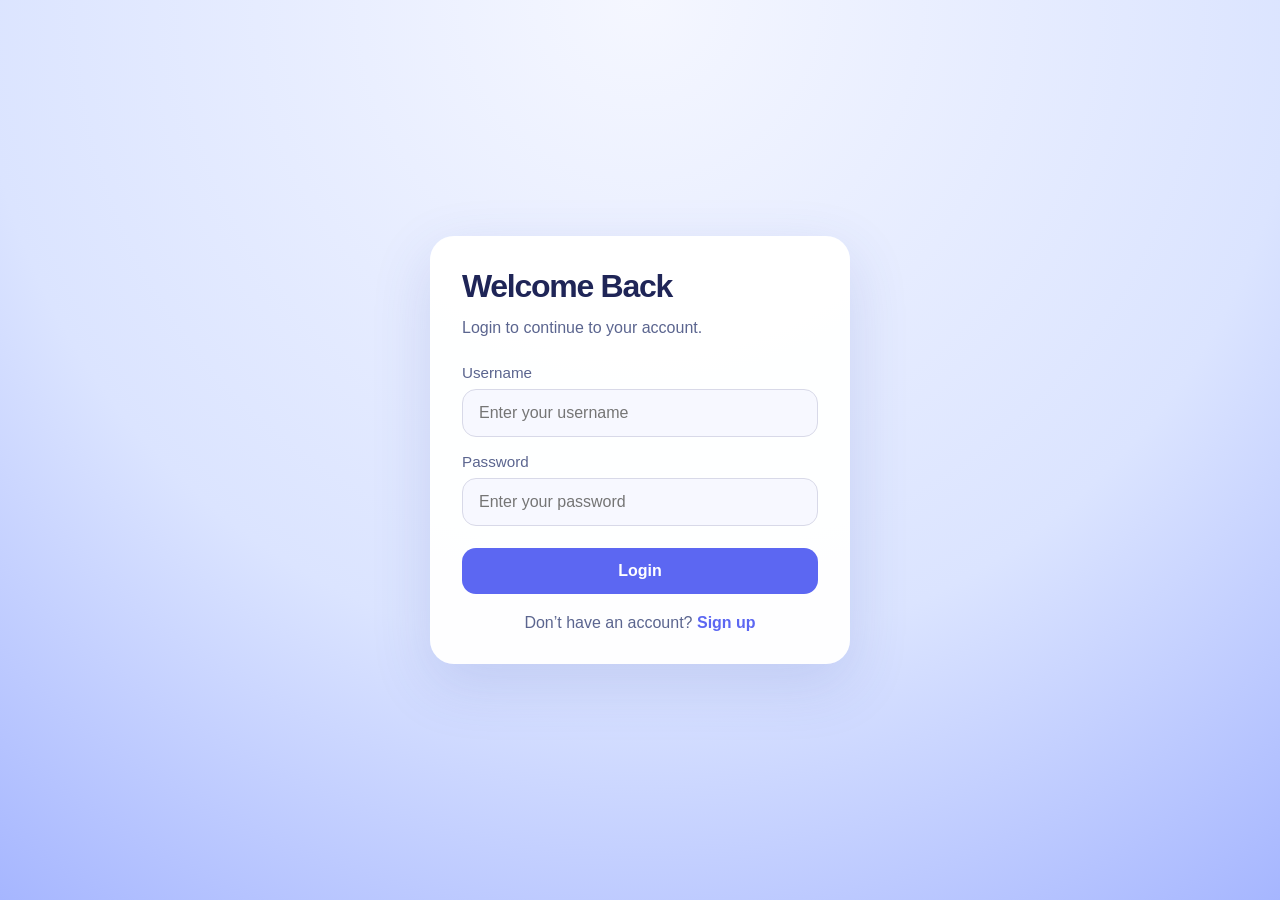
<file: lab-prac-js/index.html>
<!DOCTYPE html>
<html lang="en">
<head>
  <meta charset="UTF-8" />
  <meta name="viewport" content="width=device-width, initial-scale=1.0" />
  <title>Login</title>
  <link rel="stylesheet" href="style/style.css" />
</head>
<body>
  <div class="page-container">
    <div class="form-card">
      <div class="brand">
        <h1>Welcome Back</h1>
        <p>Login to continue to your account.</p>
      </div>

      <form class="auth-form" action="#" method="post">
        <label for="username">Username</label>
        <input type="text" id="username" name="username" placeholder="Enter your username" required />

        <label for="password">Password</label>
        <input type="password" id="password" name="password" placeholder="Enter your password" required />

        <button type="submit" class="primary-button">Login</button>
      </form>

      <p class="page-note">Don’t have an account? <a href="signup.html">Sign up</a></p>
    </div>
  </div>
</body>
</html>
  <script src="script/script.js"></script>
</body>
</html>
</file>
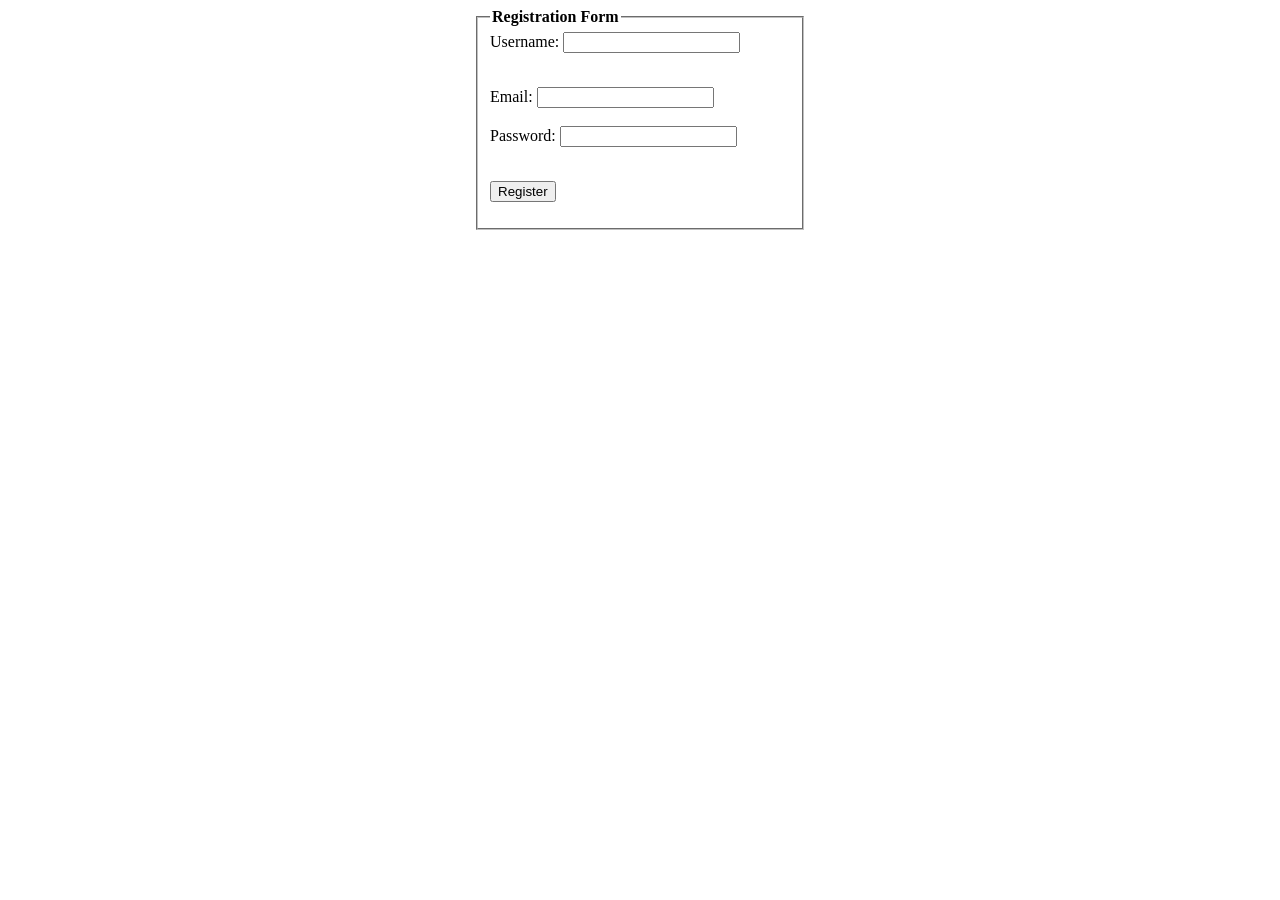
<file: lab-prac-js2/index.html>
<html>
    <head>
        <script src = "./script/script.js"> </script>
     <link rel="stylesheet" href="./style/style.css">

    </head>
    <title>Registration Form</title>

    <body>
        <fieldset>
            <legend>Registration Form</legend>
            <form id="registrationForm" onsubmit="return validateForm()">
                <label for="username">Username:</label>
                <input type="text" id="username" name="username" required><br><br>
                <p id ="usernameError" style="color: red;"></p>

                <label for="email">Email:</label>
                <input type="email" id="email" name="email" required><br><br>

                <label for="password">Password:</label>
                <input type="password" id="password" name="password" required><br><br>
                <p id ="passwordError" style="color: red;"></p>

                <input type="submit" value="Register">
            </form>
        </fieldset>
        <p id="total" style="color: blue;"></p>
    </body>

</html>
</file>
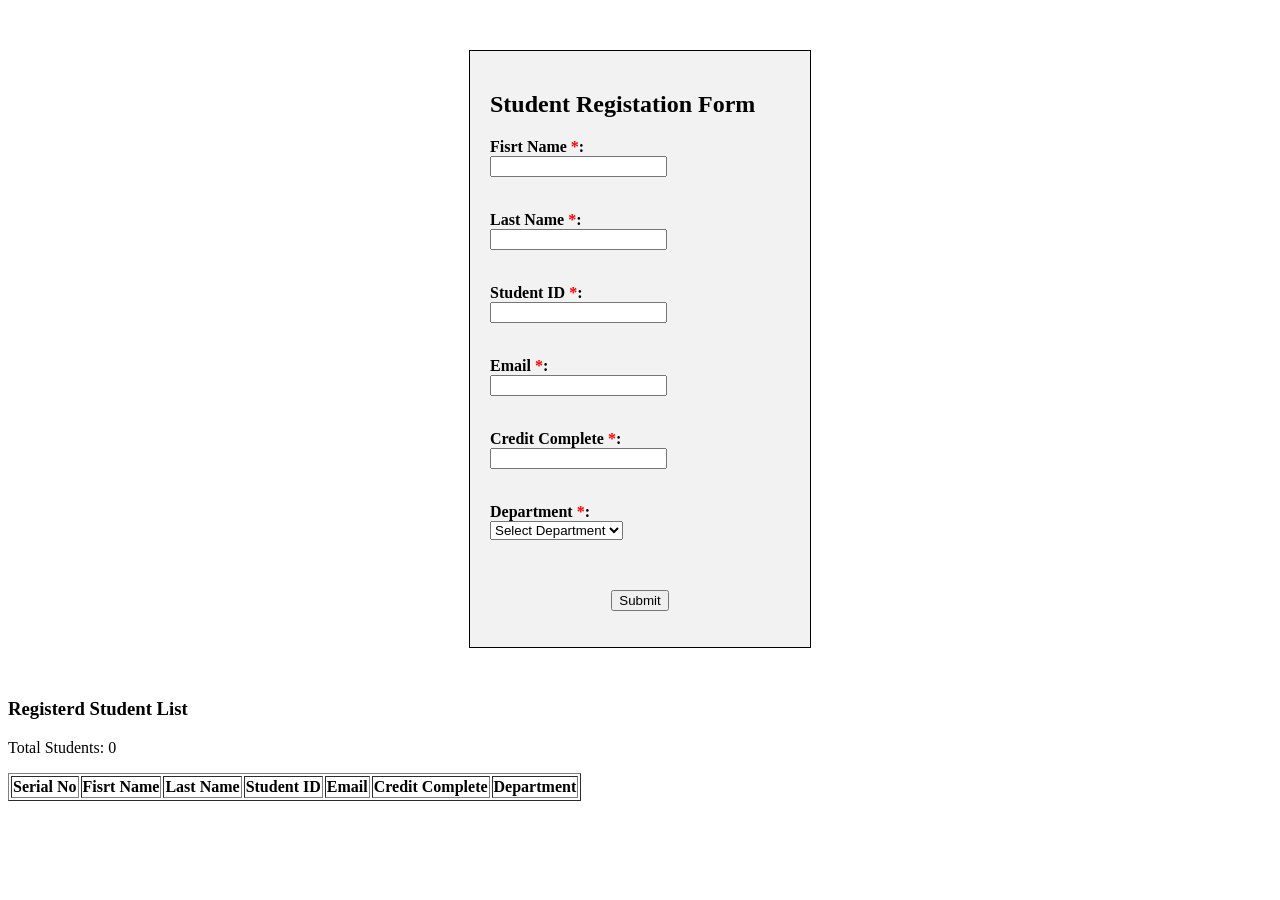
<file: lab-task-2/index.html>
<html>
<head>
<link rel="stylesheet"  href="./style/style.css">
<script src="./script/script.js"></script>

</head>
<body>

    <form id="registrationForm" class="container" onsubmit="return validateForm()">
        <h2>Student Registation Form</h2>

        <label for="firstName">Fisrt Name <span class="required">*</span>:</label><br>
        <input type="text" id="firstName" name="firstName"><br>
        <p id="errFirstName" style="color: red;"></p><br>

        <label for="lastName">Last Name <span class="required">*</span>:</label><br>
        <input type="text" id="lastName" name="lastName"><br>
        <p id="errLastName" style="color: red;"></p><br>

        <label for="studentId">Student ID <span class="required">*</span>:</label><br>
        <input type="text" id="studentId" name="studentId"><br>
        <p id="errStudentId" style="color: red;"></p><br>

        <label for="email">Email <span class="required">*</span>:</label><br>
        <input type="email" id="email" name="email"><br>
        <p id="errEmail" style="color: red;"></p><br>

        <label for="creditCompleted">Credit Complete <span class="required">*</span>:</label><br>
        <input type="number" id="creditCompleted" name="creditCompleted"><br>
        <p id="errCreditCompleted" style="color: red;"></p><br>

        <label for="dept">Department <span class="required">*</span>:</label><br>
        <select id="dept" name="department">
            <option value="">Select Department</option>
            <option value="CSE">CSE</option>
            <option value="EEE">EEE</option>
            <option value="ME">ME</option>
            <option value="CE">CE</option>
            <option value="BBA">BBA</option>
        </select><br>
        <p id="errDept" style="color: red;"></p><br>

        <p class="button-container">
            <button type="submit">Submit</button>
        </p>
    </form>

    <h3>Registerd Student List</h3>
    <p id="total">Total Students: 0</p>
    <table id="studentTable" border="1">
        <tr>
            <th>Serial No</th>
            <th>Fisrt Name</th>
            <th>Last Name</th>
            <th>Student ID</th>
            <th>Email</th>
            <th>Credit Complete</th>
            <th>Department</th>
        </tr>
    </table>
</body>
</html>
</file>
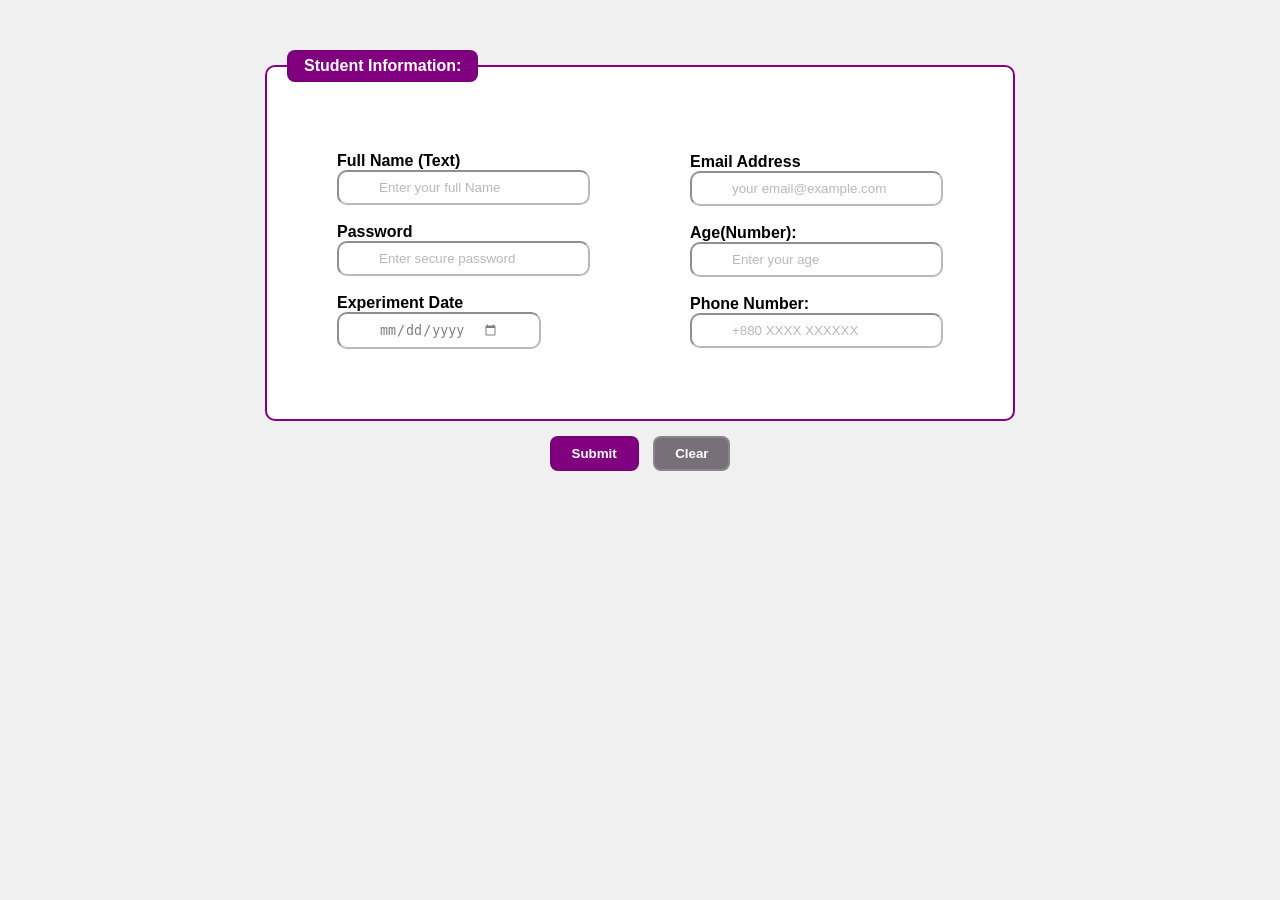
<file: lab_practice/index.html>
<html>
    <body>
        <link rel="stylesheet" href="./style/style.css">

        <form action="/registration.php" method="post">
            <fieldset>
                <legend>Student Information:</legend>
                <table>
                    <tr>
                         <td >
                    <label for="name">Full Name (Text)</label><br>
                    <input type="text" placeholder="Enter your full Name" required><br><br>
                    <label for="password">Password</label><br>
                    <input type="password" placeholder="Enter secure password" required><br><br>
                    <label for="dob">Experiment Date</label><br>
                    <input type="date">
                </td>
                <td>
                    <label for="email">Email Address</label><br>
                    <input type="email" placeholder="your email@example.com" required><br><br>
                    <label for="age">Age(Number): </label><br>
                    <input type="number" placeholder="Enter your age"><br><br>
                    <label for="phone">Phone Number: </label><br>
                    <input type="tel" placeholder="+880 XXXX XXXXXX">
                </td>
                </table>
            </fieldset>
            <div class="button-container">
            <input type="button" value="Submit" id="submit">
            <input type="button" value="Clear" id ="clear">
            </div>
        </form>

    </body>
</html>
</file>
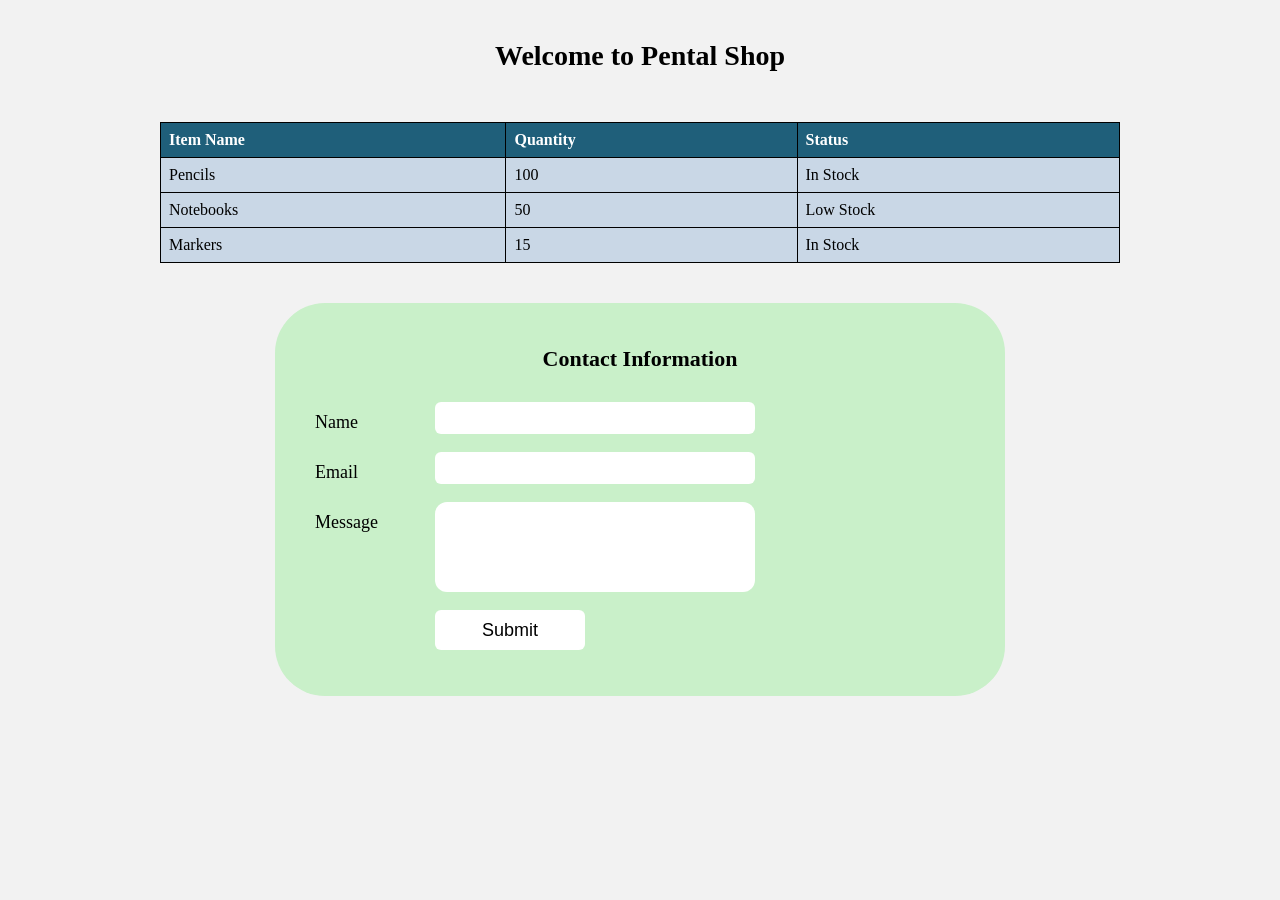
<file: labtask1/index.html>
<html >
<head>
    <title>Pental Shop</title>
    <link rel="stylesheet" href="./style/style.css">
</head>
<body>

    <h1>Welcome to Pental Shop</h1>

    <table>
        <thead>
            <tr>
                <th>Item Name</th>
                <th>Quantity</th>
                <th>Status</th>
            </tr>
        </thead>
        <tbody>
            <tr>
                <td>Pencils</td>
                <td>100</td>
                <td>In Stock</td>
            </tr>
            <tr>
                <td>Notebooks</td>
                <td>50</td>
                <td>Low Stock</td>
            </tr>
            <tr>
                <td>Markers</td>
                <td>15</td>
                <td>In Stock</td>
            </tr>
        </tbody>
    </table>

    <div class="contact-box">
        <h2>Contact Information</h2>

        <form>
            <div class="form-group">
                <label>Name</label>
                <input type="text">
            </div>

            <div class="form-group">
                <label>Email</label>
                <input type="email">
            </div>

            <div class="form-group">
                <label>Message</label>
                <textarea></textarea>
            </div>

            <button type="submit">Submit</button>
        </form>
    </div>

</body>
</html>
</file>
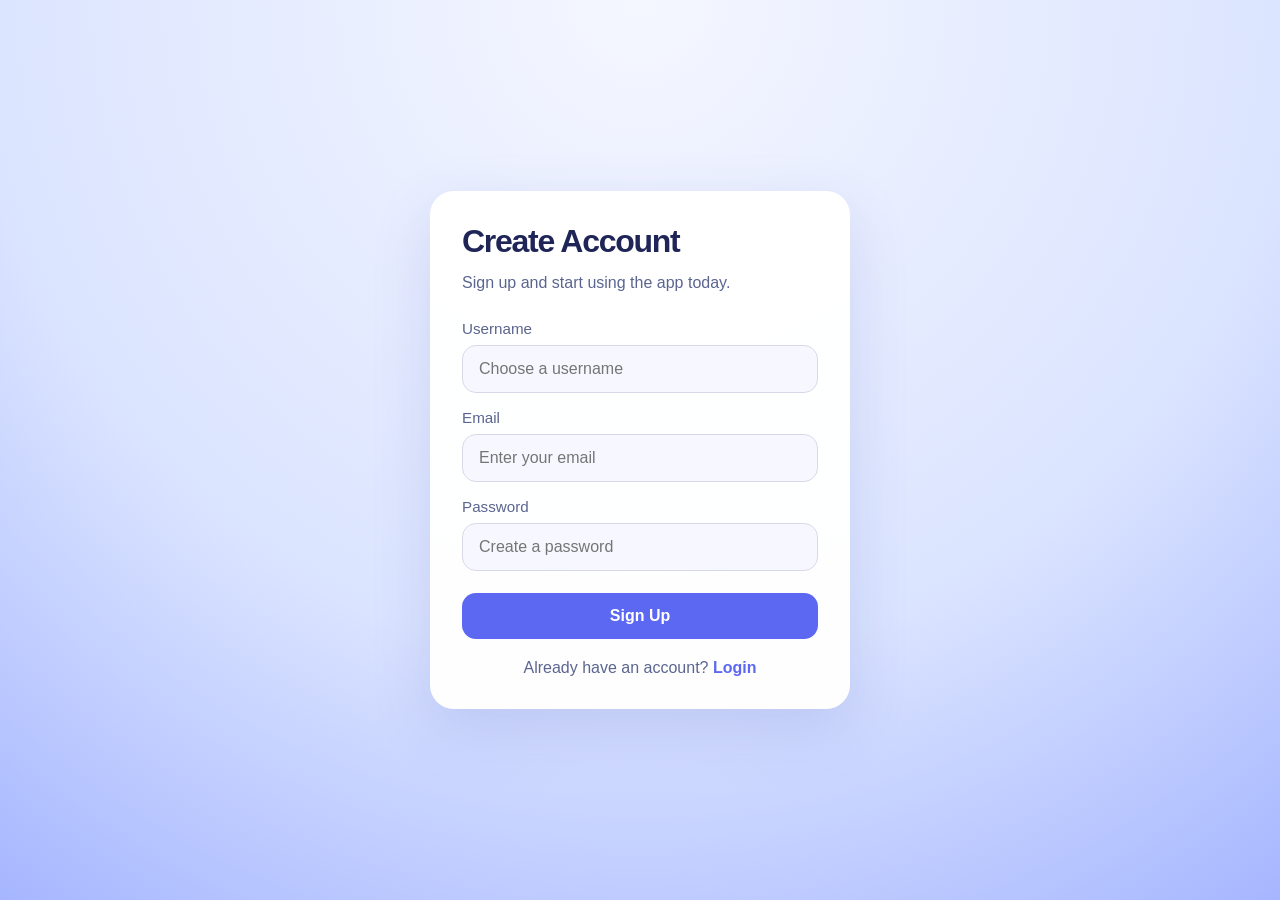
<file: lab-prac-js/signup.html>
<!DOCTYPE html>
<html lang="en">
<head>
  <meta charset="UTF-8" />
  <meta name="viewport" content="width=device-width, initial-scale=1.0" />
  <title>Sign Up</title>
  <link rel="stylesheet" href="style/style.css" />
</head>
<body>
  <div class="page-container">
    <div class="form-card">
      <div class="brand">
        <h1>Create Account</h1>
        <p>Sign up and start using the app today.</p>
      </div>

      <form class="auth-form" action="#" method="post">
        <label for="username">Username</label>
        <input type="text" id="username" name="username" placeholder="Choose a username" required />

        <label for="email">Email</label>
        <input type="email" id="email" name="email" placeholder="Enter your email" required />

        <label for="password">Password</label>
        <input type="password" id="password" name="password" placeholder="Create a password" required />

        <button type="submit" class="primary-button">Sign Up</button>
      </form>

      <p class="page-note">Already have an account? <a href="index.html">Login</a></p>
    </div>
  </div>
</body>
</html>
</file>
<file: lab-prac-js/style/style.css>
* {
  box-sizing: border-box;
}

body {
  margin: 0;
  min-height: 100vh;
  font-family: "Segoe UI", Tahoma, Geneva, Verdana, sans-serif;
  background: radial-gradient(circle at top, #f5f7ff 0%, #dbe4ff 60%, #a6b6ff 100%);
  color: #1f2557;
}

.page-container {
  min-height: 100vh;
  display: flex;
  align-items: center;
  justify-content: center;
  padding: 24px;
}

.form-card {
  width: min(420px, 100%);
  background: rgba(255, 255, 255, 0.98);
  border-radius: 24px;
  box-shadow: 0 20px 60px rgba(63, 81, 181, 0.16);
  padding: 32px;
}

.brand h1 {
  margin: 0 0 10px;
  font-size: 2rem;
  letter-spacing: -0.04em;
}

.brand p {
  margin: 0 0 24px;
  color: #5b658f;
  line-height: 1.6;
}

.auth-form label {
  display: block;
  margin: 16px 0 8px;
  color: #5b658f;
  font-size: 0.95rem;
}

.auth-form input {
  width: 100%;
  padding: 14px 16px;
  border: 1px solid #d8d9e8;
  border-radius: 14px;
  background: #f7f8ff;
  font-size: 1rem;
  color: #1f2557;
  outline: none;
  transition: border-color 0.2s ease, box-shadow 0.2s ease;
}

.auth-form input:focus {
  border-color: #7c88ff;
  box-shadow: 0 0 0 4px rgba(124, 136, 255, 0.12);
  background: #fff;
}

.primary-button {
  width: 100%;
  margin-top: 22px;
  padding: 14px 16px;
  border: none;
  border-radius: 14px;
  background: #5c67f2;
  color: #fff;
  font-size: 1rem;
  font-weight: 700;
  cursor: pointer;
  transition: transform 0.2s ease, box-shadow 0.2s ease;
}

.primary-button:hover {
  transform: translateY(-1px);
  box-shadow: 0 12px 24px rgba(92, 103, 242, 0.18);
}

.page-note {
  margin: 20px 0 0;
  color: #5b658f;
  text-align: center;
}

.page-note a {
  color: #5c67f2;
  text-decoration: none;
  font-weight: 700;
}

@media (max-width: 420px) {
  .form-card {
    padding: 24px;
  }

  .brand h1 {
    font-size: 1.7rem;
  }

  .page-note {
    font-size: 0.95rem;
  }
}
</file>
<file: lab-prac-js2/style/style.css>
fieldset {
    width: 300px;
    margin: 0 auto;
}

legend {
    font-weight: bold;
}

#total {
    font-weight: bold;
    text-align: center;
    margin: 0 auto;

}
</file>
<file: lab-task-2/style/style.css>
.container {
    margin: 50px auto;
    width: 300px;
    background-color: #f2f2f2;
    padding: 20px;
    border: 1px solid black;
}

label {
    font-weight: bold;
}

.required {
    color: red;
}

.button-container {
    text-align: center;
}
</file>
<file: lab_practice/style/style.css>
form{
    width: max-content;
    margin: 50px auto;
}


table {
  margin: 0 auto;
  border-collapse: collapse;
}

td {
  padding: 50px;
}

legend {
  color: white;              
  background-color: #800080;  
  padding: 5px 15px;          
  border-radius: 8px;        
  border: 2px solid rgba(57, 3, 57, 0.138);   
  font-weight: bold;          
}

.button-container {
  text-align: center;
  margin-top: 15px;
}

#submit {
  color: white;
  background-color: #800080;
  padding: 8px 20px;
  border-radius: 8px;
  border: 2px solid rgba(57, 3, 57, 0.138);
  font-weight: bold;
  margin: 0 5px;
  opacity: 100%;
}

#clear {
  color: white;
  background-color: #787078;
  padding: 8px 20px;
  border-radius: 8px;
  border: 2px solid rgba(255, 255, 255, 0.138);
  font-weight: bold;
  margin: 0 5px;
  opacity: 100%;
}

input{
    border-radius: 10px;
    padding: 8px 40px;
    opacity: 50%;
}

body{
    background-color: #f0f0f0;
    font-family: Arial, sans-serif;
}

label{
    font-weight: bold;
}

fieldset{
    border: 2px solid #800080;
    border-radius: 10px;
    padding: 20px;
    background-color: #ffffff;
}
</file>
<file: labtask1/style/style.css>
body {
    background-color: #f2f2f2;
    font-family: "Times New Roman", serif;
    margin: 0;
    padding: 40px;
}

h1 {
    text-align: center;
    margin-bottom: 50px;
    font-size: 28px;
}



table {
    width: 80%;
    margin: 0 auto 40px auto;
    border-collapse: collapse;
}

th {
    background-color: #1f5f7a;
    color: white;
    text-align: left;
    padding: 8px;
    border: 1px solid black;
}

td {
    background-color: #c9d7e6;
    padding: 8px;
    border: 1px solid black;
}



.contact-box {
    width: 650px;
    margin: auto;
    background-color: #c9f0c9;
    border-radius: 50px;
    padding: 25px 40px 30px;
}

.contact-box h2 {
    text-align: center;
    margin-bottom: 30px;
    font-size: 22px;
}

.form-group {
    display: flex;
    align-items: flex-start;
    margin-bottom: 18px;
}

.form-group label {
    width: 120px;
    font-size: 18px;
    margin-top: 10px;
}

.form-group input {
    width: 320px;
    height: 32px;
    border: none;
    border-radius: 6px;
    padding: 5px 10px;
}

.form-group textarea {
    width: 320px;
    height: 90px;
    border: none;
    border-radius: 12px;
    padding: 10px;
    resize: none;
}

button {
    margin-left: 120px;
    width: 150px;
    height: 40px;
    font-size: 18px;
    border: none;
    border-radius: 6px;
    background-color: white;
    cursor: pointer;
}
</file>
